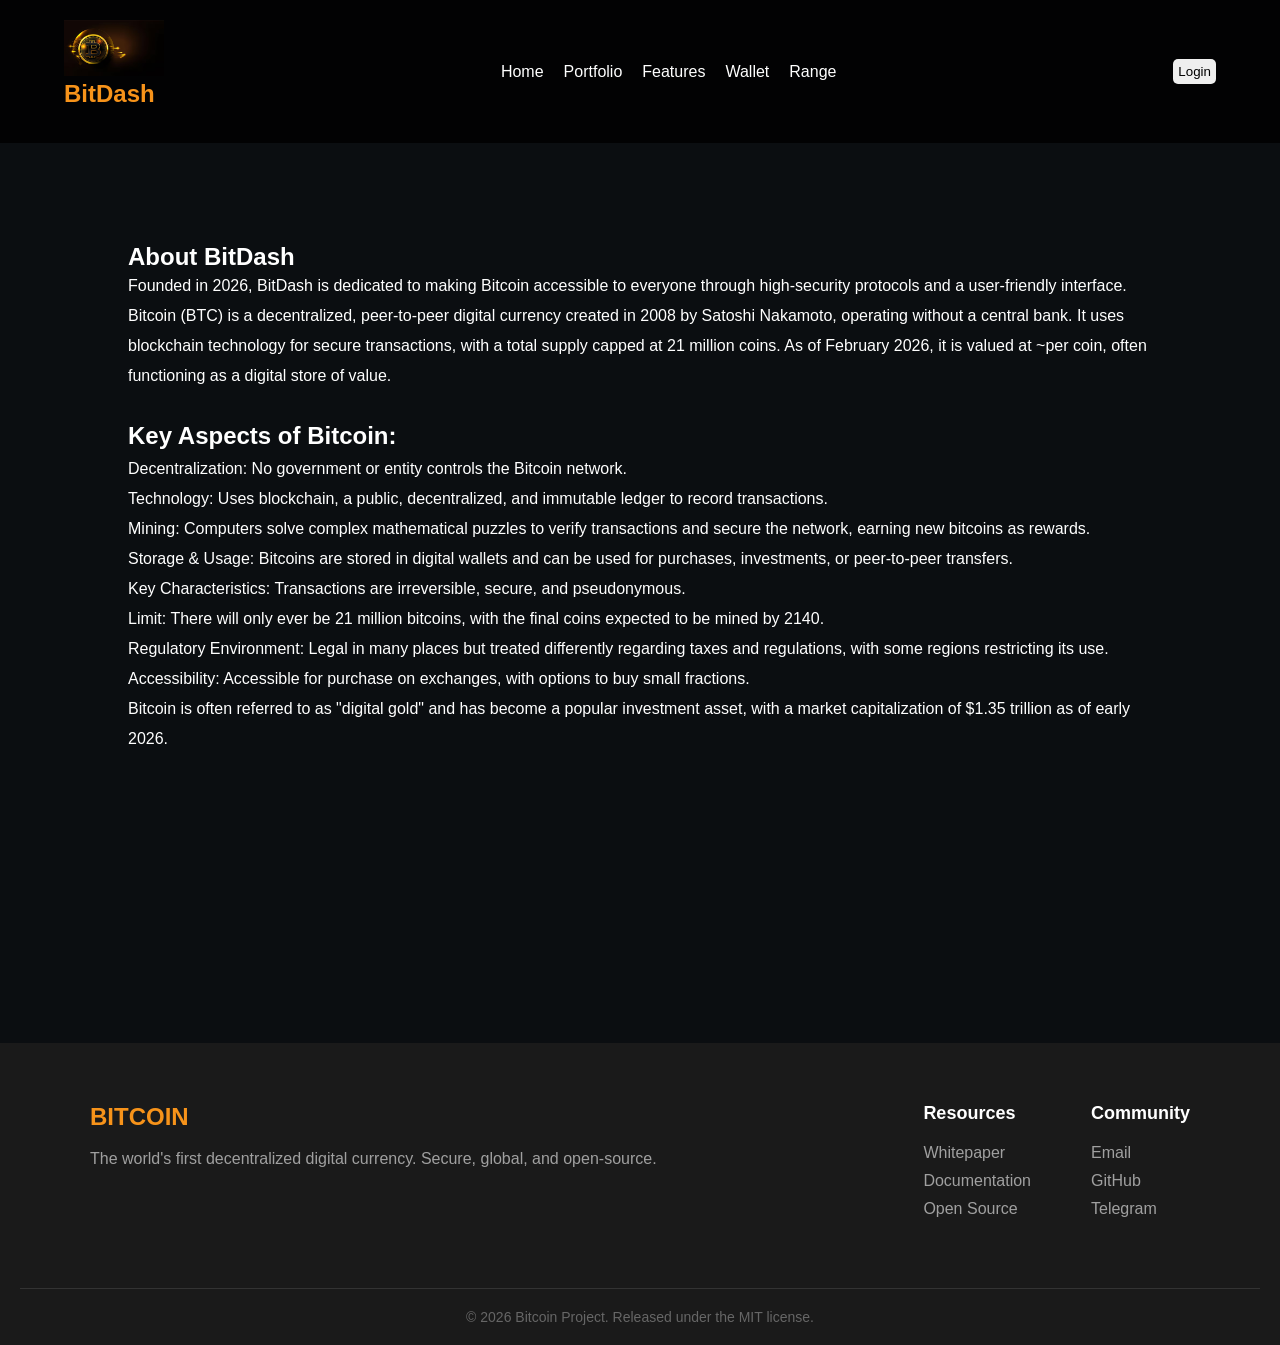
<file: About.html>
<!DOCTYPE html>
<html lang="en">
<head>
    <meta charset="UTF-8">
    <meta name="viewport" content="width=device-width, initial-scale=1.0">
    <title>BitDash | Your Bitcoin Hub</title>
    <link rel="icon" type="image/x-icon" href="images.jpeg">
    <link rel="stylesheet" href="style.css">
</head>
<body>
      <nav>
        <div>
        <div>
          <img src="bitcoin-technology-concept-with-circuit-diagram_1419-2255.avif" alt="bitcoin logo" style="width: 100px;">
          <div class="logo">BitDash</div>
        </div>
      </div>
        <ul class="nav-links">
            <li><a href="http://127.0.0.1:5501/ni/Index.html" onclick="showPage('home')">Home</a></li>
            <li><a href="http://127.0.0.1:5501/FWA/crypto-app/dashboard.html" onclick="showPage('Portfolio')">Portfolio</a></li>
            <li><a href="http://127.0.0.1:5501/FWA/crypto-app/tools.html" onclick="showPage('features')">Features</a></li>
            <li><a href="http://127.0.0.1:5501/ni/Wallet.html" onclick="showPage('wallet')">Wallet</a></li>
            <li><a href="http://127.0.0.1:5501/range.html" onclick="showPage('range')">Range</a></li>
        </ul>
        <div class="auth-buttons">
            <button class="btn-login" onclick="showPage('login')">Login</button>
        </div>
    </nav>

    <section id="about" class="page active">
        <h2>About BitDash</h2>
        <p>Founded in 2026, BitDash is dedicated to making Bitcoin accessible to everyone through high-security protocols and a user-friendly interface.</p>
        <p>Bitcoin (BTC) is a decentralized, peer-to-peer digital currency created in 2008 by Satoshi Nakamoto, operating without a central bank. It uses blockchain technology for secure transactions,
          with a total supply capped at 21 million coins. As of February 2026, it is valued at ~per coin, often functioning as a digital store of value. <br><br>
         <b style="font-size: x-large;">Key Aspects of Bitcoin:</b>  <br>
          Decentralization: No government or entity controls the Bitcoin network. <br>
          Technology: Uses blockchain, a public, decentralized, and immutable ledger to record transactions. <br>
          Mining: Computers solve complex mathematical puzzles to verify transactions and secure the network, earning new bitcoins as rewards. <br>
          Storage & Usage: Bitcoins are stored in digital wallets and can be used for purchases, investments, or peer-to-peer transfers. <br>
          Key Characteristics: Transactions are irreversible, secure, and pseudonymous. <br>
          Limit: There will only ever be 21 million bitcoins, with the final coins expected to be mined by 2140. <br>
          Regulatory Environment: Legal in many places but treated differently regarding taxes and regulations, with some regions restricting its use. <br>
          Accessibility: Accessible for purchase on exchanges, with options to buy small fractions. <br> 
          Bitcoin is often referred to as "digital gold" and has become a popular investment asset, with a market capitalization of $1.35 trillion as of early 2026.
        </p>
      </section>


           <footer class="footer">
  <div class="footer-container">
    <div class="footer-brand">
      <h2 class="logo">BIT<span>COIN</span></h2>
      <p>The world's first decentralized digital currency. Secure, global, and open-source.</p>
    </div>

    <div class="footer-links">
      <div class="link-group">
        <h3>Resources</h3>
        <ul>
          <li><a href="#">Whitepaper</a></li>
          <li><a href="#">Documentation</a></li>
          <li><a href="#">Open Source</a></li>
        </ul>
      </div>
      <div class="link-group">
        <h3>Community</h3>
        <ul>
          <li><a href="mailto:nishanthsampath3007@gmail.com">Email</a></li>
          <li><a href="https://github.com/dashboard">GitHub</a></li>
          <li><a href="https://web.telegram.org/k/">Telegram</a></li>
        </ul>
      </div>
    </div>
  </div>

  <div class="footer-bottom">
    <p>&copy; 2026 Bitcoin Project. Released under the MIT license.</p>
  </div>
</footer>

<script src="script.js"></script>
</body>
</html>
</file>
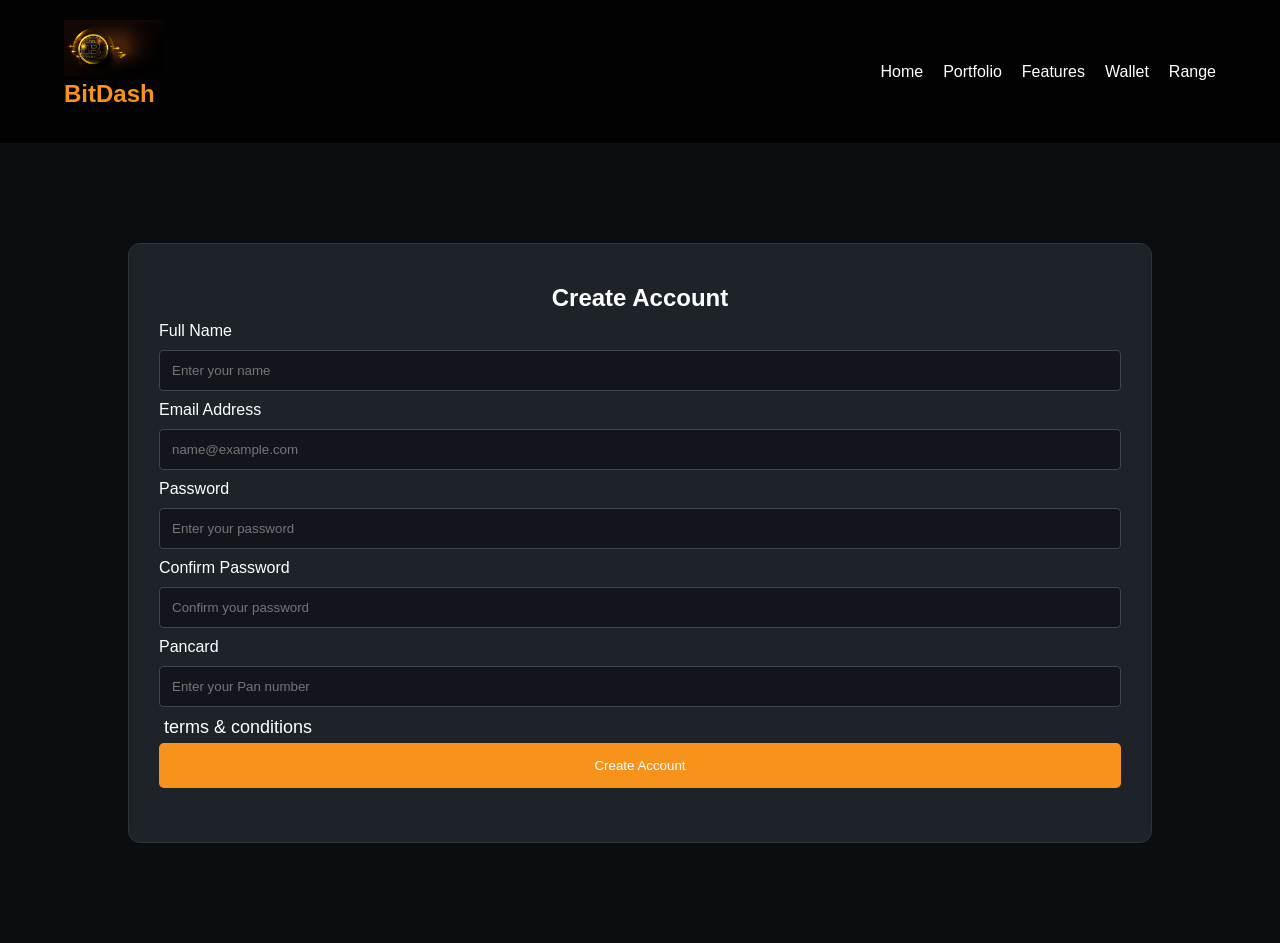
<file: signup.html>
<!DOCTYPE html>
<html lang="en">
<head>
    <meta charset="UTF-8">
    <meta name="viewport" content="width=device-width, initial-scale=1.0">
    <title>Register</title>
    <link rel="stylesheet" href="style.css">

</head>
<body>



      <nav>
      <div>
        <div>
          <img src="bitcoin-technology-concept-with-circuit-diagram_1419-2255.avif" alt="bitcoin logo" style="width: 100px;">
          <div class="logo">BitDash</div>
        </div>
      </div>
        <ul class="nav-links">
            <li><a href="http://127.0.0.1:5501/ni/Index.html" onclick="showPage('home')">Home</a></li>
            <li><a href="http://127.0.0.1:5501/FWA/crypto-app/dashboard.html" onclick="showPage('Portfolio')">Portfolio</a></li>
            <li><a href="http://127.0.0.1:5501/FWA/crypto-app/tools.html" onclick="showPage('features')">Features</a></li>
            <li><a href="http://127.0.0.1:5501/ni/Wallet.html" onclick="showPage('wallet')">Wallet</a></li>
            <li><a href="http://127.0.0.1:5501/range.html" onclick="showPage('range')">Range</a></li>
        </ul>
    </nav>


    <section id="signup" class="page" style="display: block;"> 
        <div class="form-container" style="height: 600px;">
            <h2 style="padding: 10px; text-align: center;">Create Account</h2>
            <form id="registerForm">
                <div class="input-group">
                    <label for="name">Full Name</label>
                    <input type="text" id="name" placeholder="Enter your name" required>
                </div>
                <div class="input-group">
                    <label for="email">Email Address</label>
                    <input type="email" id="email" placeholder="name@example.com" required >
                </div>
                <div class="input-group">
                    <label for="password">Password</label>
                    <input type="password" id="password" placeholder="Enter your password" required>
                </div>
                <div class="input-group">
                    <label for="confirmPassword">Confirm Password</label>
                    <input type="password" id="confirmPassword" placeholder="Confirm your password" required>
                </div>
                <div class="input-group">
                    <label for="pancard">Pancard</label>
                    <input type="text" id="Pancard" placeholder="Enter your Pan number" required>
                </div>
                <div class="input-group">
                    <a href="http://127.0.0.1:5501/ni/terms_and_conditions.html" target="_blank" style="text-decoration: none; color: white; font-size: large; padding:5px;">terms & conditions</a>
                </div>
                <button type="submit" class="btn btn-primary" style="margin-top: 45px; background: var(--primary); color: white; padding: 15px 30px; width: 100%; margin-top: 5px; ">Create Account</button>
            </form>
        </div>
    </section> 

</body>
</html>
</file>
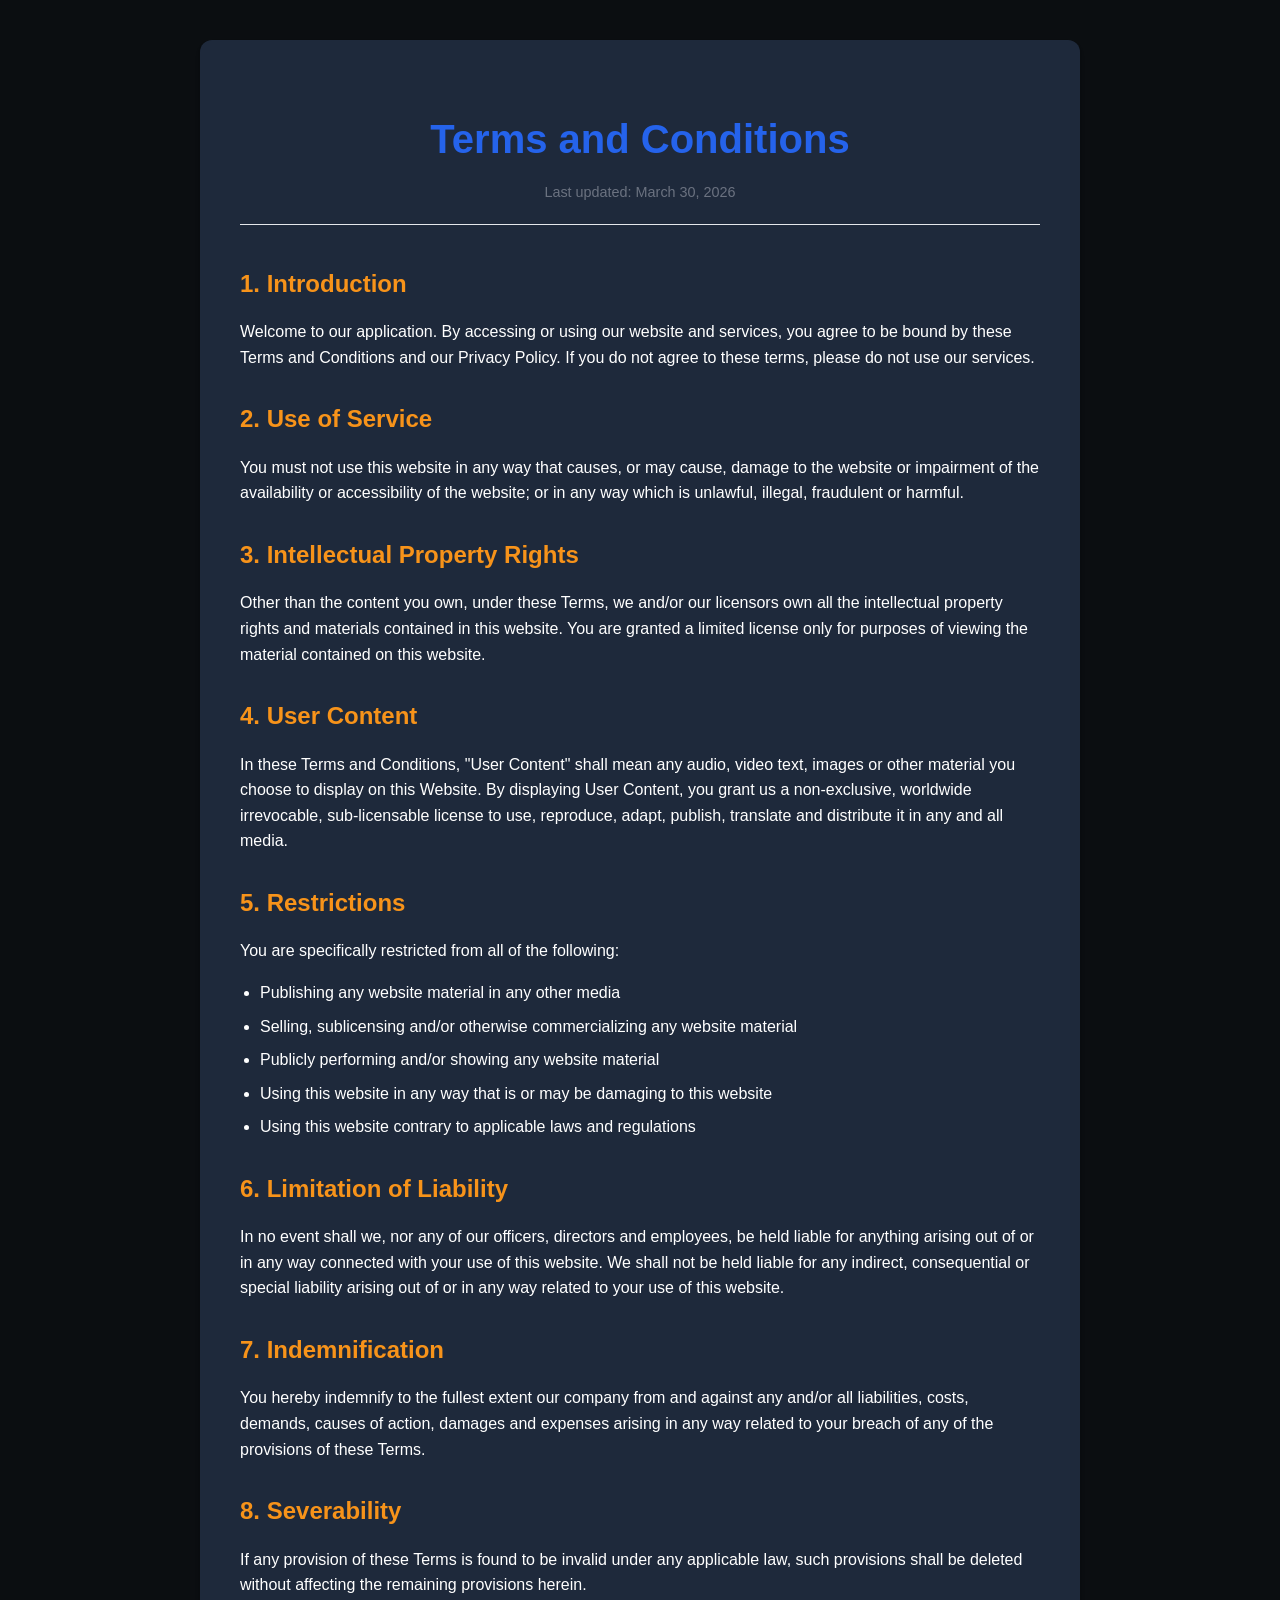
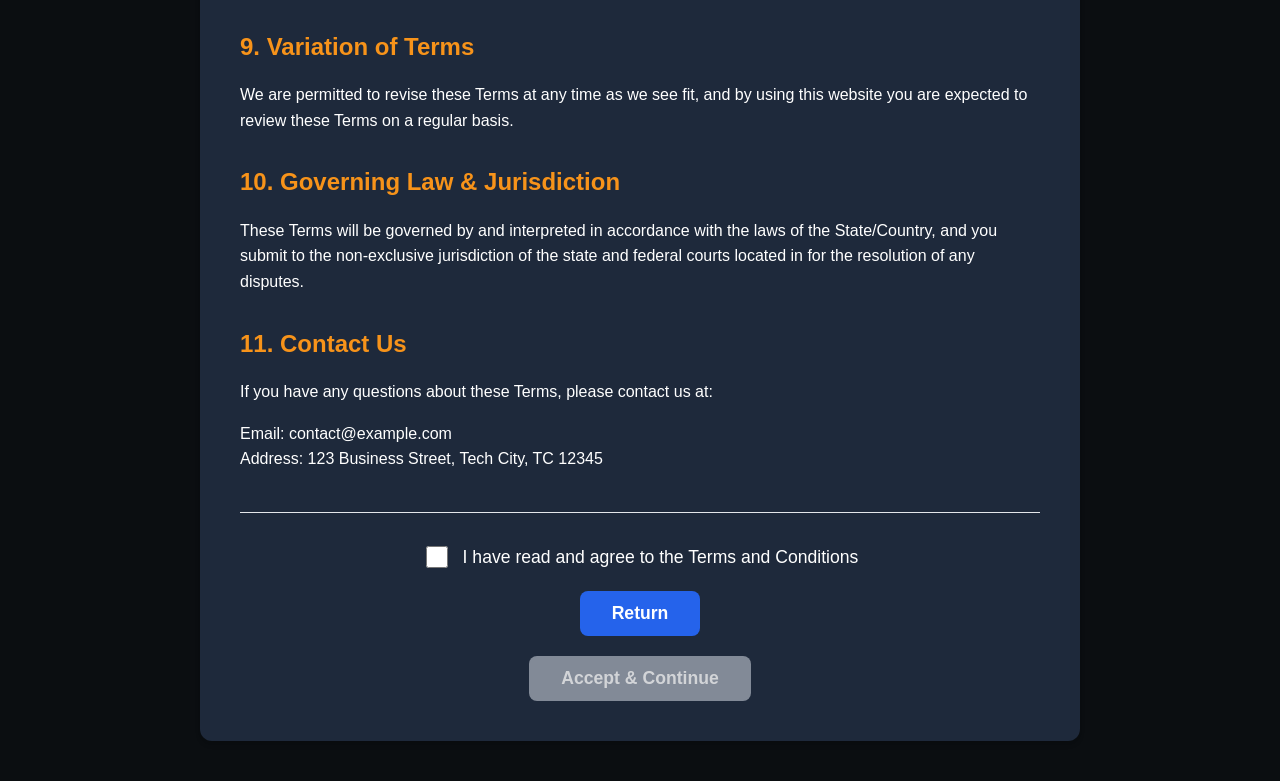
<file: terms_and_conditions.html>
<!DOCTYPE html>
<html lang="en">

<head>
    <meta charset="UTF-8">
    <meta name="viewport" content="width=device-width, initial-scale=1.0">
    <title>Terms and Conditions</title>
    <style>
        :root {
            --primary-color: #2563eb;
            --text-color: #ffffff;
            --bg-color: #0b0e11;
            --content-bg: #1e293b;
            --border-color: #e5e7eb;
        }

        body {
            font-family: 'Inter', -apple-system, BlinkMacSystemFont, 'Segoe UI', Roboto, Oxygen, Ubuntu, Cantarell, 'Open Sans', 'Helvetica Neue', sans-serif;
            line-height: 1.6;
            color: var(--text-color);
            background-color: var(--bg-color);
            margin: 0;
            padding: 0;
        }

        .container {
            max-width: 800px;
            margin: 40px auto;
            padding: 40px;
            background-color: var(--content-bg);
            border-radius: 12px;
            box-shadow: 0 4px 6px -1px rgba(0, 0, 0, 0.1), 0 2px 4px -1px rgba(0, 0, 0, 0.06);
        }

        h1 {
            color: var(--primary-color);
            font-size: 2.5rem;
            margin-bottom: 10px;
            text-align: center;
        }

        .last-updated {
            text-align: center;
            color: #6b7280;
            font-size: 0.9rem;
            margin-bottom: 40px;
            padding-bottom: 20px;
            border-bottom: 1px solid var(--border-color);
        }

        h2 {
            color: #f7931a;
            font-size: 1.5rem;
            margin-top: 30px;
            margin-bottom: 15px;
        }

        p {
            margin-bottom: 15px;
        }

        ul {
            margin-bottom: 15px;
            padding-left: 20px;
        }

        li {
            margin-bottom: 8px;
        }

        a {
            color: var(--primary-color);
            text-decoration: none;
        }

        a:hover {
            text-decoration: underline;
        }

        .agreement-section {
            margin-top: 40px;
            padding-top: 30px;
            border-top: 1px solid var(--border-color);
            display: flex;
            flex-direction: column;
            align-items: center;
            gap: 20px;
        }

        .checkbox-wrapper {
            display: flex;
            align-items: center;
            gap: 12px;
            font-size: 1.1rem;
            cursor: pointer;
            user-select: none;
        }

        .checkbox-wrapper input[type="checkbox"] {
            width: 22px;
            height: 22px;
            cursor: pointer;
            accent-color: var(--primary-color);
        }

        .submit-btn {
            background-color: var(--primary-color);
            color: white;
            border: none;
            padding: 12px 32px;
            font-size: 1.1rem;
            border-radius: 8px;
            cursor: pointer;
            font-weight: 600;
            transition: all 0.2s ease;
        }

        .submit-btn:hover:not(:disabled) {
            background-color: #1d4ed8;
            transform: translateY(-1px);
        }

        .submit-btn:disabled {
            background-color: #9ca3af;
            cursor: not-allowed;
            opacity: 0.8;
        }

        @media (max-width: 768px) {
            .container {
                margin: 20px;
                padding: 20px;
            }

            h1 {
                font-size: 2rem;
            }
        }
    </style>
</head>

<body>
    <div class="container">
        <h1>Terms and Conditions</h1>
        <div class="last-updated">Last updated: March 30, 2026</div>

        <h2>1. Introduction</h2>
        <p>Welcome to our application. By accessing or using our website and services, you agree to be bound by these
            Terms and Conditions and our Privacy Policy. If you do not agree to these terms, please do not use our
            services.</p>

        <h2>2. Use of Service</h2>
        <p>You must not use this website in any way that causes, or may cause, damage to the website or impairment of
            the availability or accessibility of the website; or in any way which is unlawful, illegal, fraudulent or
            harmful.</p>

        <h2>3. Intellectual Property Rights</h2>
        <p>Other than the content you own, under these Terms, we and/or our licensors own all the intellectual property
            rights and materials contained in this website. You are granted a limited license only for purposes of
            viewing the material contained on this website.</p>

        <h2>4. User Content</h2>
        <p>In these Terms and Conditions, "User Content" shall mean any audio, video text, images or other material you
            choose to display on this Website. By displaying User Content, you grant us a non-exclusive, worldwide
            irrevocable, sub-licensable license to use, reproduce, adapt, publish, translate and distribute it in any
            and all media.</p>

        <h2>5. Restrictions</h2>
        <p>You are specifically restricted from all of the following:</p>
        <ul>
            <li>Publishing any website material in any other media</li>
            <li>Selling, sublicensing and/or otherwise commercializing any website material</li>
            <li>Publicly performing and/or showing any website material</li>
            <li>Using this website in any way that is or may be damaging to this website</li>
            <li>Using this website contrary to applicable laws and regulations</li>
        </ul>

        <h2>6. Limitation of Liability</h2>
        <p>In no event shall we, nor any of our officers, directors and employees, be held liable for anything arising
            out of or in any way connected with your use of this website. We shall not be held liable for any indirect,
            consequential or special liability arising out of or in any way related to your use of this website.</p>

        <h2>7. Indemnification</h2>
        <p>You hereby indemnify to the fullest extent our company from and against any and/or all liabilities, costs,
            demands, causes of action, damages and expenses arising in any way related to your breach of any of the
            provisions of these Terms.</p>

        <h2>8. Severability</h2>
        <p>If any provision of these Terms is found to be invalid under any applicable law, such provisions shall be
            deleted without affecting the remaining provisions herein.</p>

        <h2>9. Variation of Terms</h2>
        <p>We are permitted to revise these Terms at any time as we see fit, and by using this website you are expected
            to review these Terms on a regular basis.</p>

        <h2>10. Governing Law & Jurisdiction</h2>
        <p>These Terms will be governed by and interpreted in accordance with the laws of the State/Country, and you
            submit to the non-exclusive jurisdiction of the state and federal courts located in for the resolution of
            any disputes.</p>

        <h2>11. Contact Us</h2>
        <p>If you have any questions about these Terms, please contact us at:</p>
        <p>Email: contact@example.com<br>
            Address: 123 Business Street, Tech City, TC 12345</p>

        <div class="agreement-section">
            <label class="checkbox-wrapper">
                <input type="checkbox" id="agree-checkbox"
                    onchange="document.getElementById('submit-btn').disabled = !this.checked">
                I have read and agree to the Terms and Conditions
            </label>
            <button type="button" class="submit-btn" onclick="window.location.href='http://127.0.0.1:5501/ni/signup.html'">Return</button>
            <button type="button" id="submit-btn" class="submit-btn" disabled
                onclick="alert('Thank you for agreeing to the Terms and Conditions!') ">Accept & Continue</button>
        </div>
    </div>
</body>

</html>
</file>
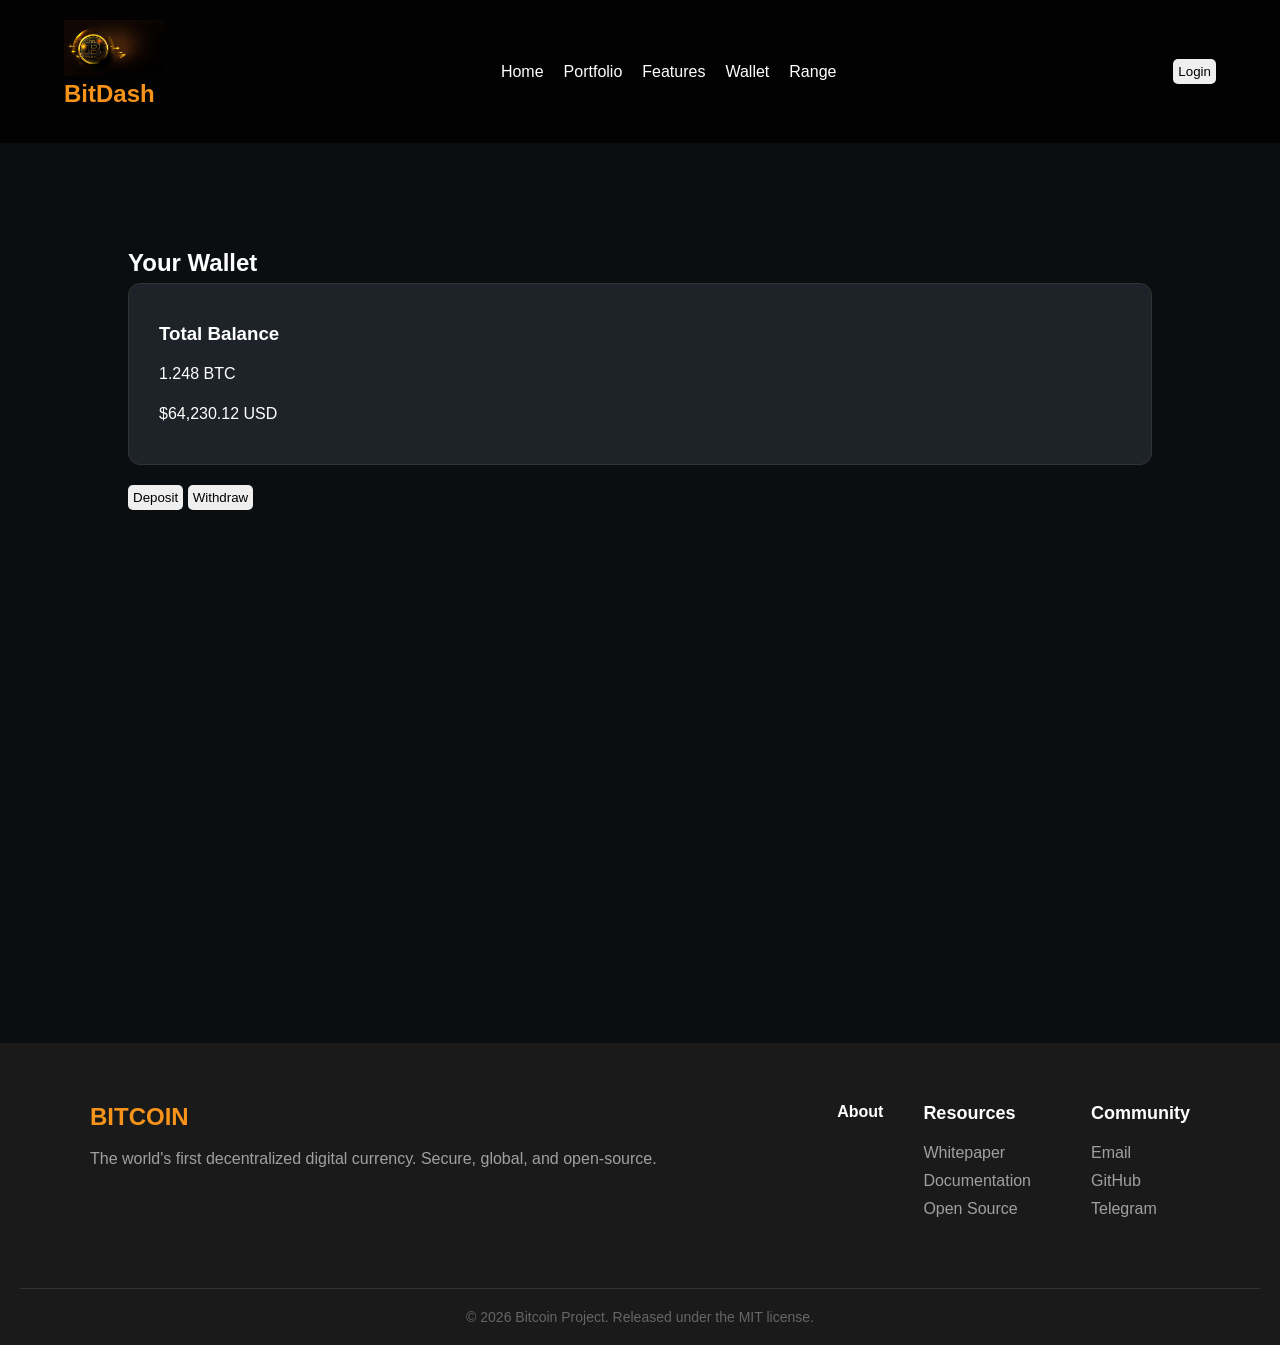
<file: Wallet.html>
<!DOCTYPE html>
<html lang="en">
<head>
    <meta charset="UTF-8">
    <meta name="viewport" content="width=device-width, initial-scale=1.0">
    <title>BitDash | Your Bitcoin Hub</title>
    <link rel="icon" type="image/x-icon" href="images.jpeg">
    <link rel="stylesheet" href="style.css">
</head>
<body>
      <nav>
        <div>
        <div>
          <img src="bitcoin-technology-concept-with-circuit-diagram_1419-2255.avif" alt="bitcoin logo" style="width: 100px;">
          <div class="logo">BitDash</div>
        </div>
      </div>
        <ul class="nav-links">
            <li><a href="http://127.0.0.1:5501/ni/Index.html" onclick="showPage('home')">Home</a></li>
            <li><a href="http://127.0.0.1:5501/FWA/crypto-app/dashboard.html" onclick="showPage('Portfolio')">Portfolio</a></li>
            <li><a href="http://127.0.0.1:5501/FWA/crypto-app/tools.html" onclick="showPage('features')">Features</a></li>
            <li><a href="http://127.0.0.1:5500/ni/Wallet.html#" onclick="showPage('wallet')">Wallet</a></li>
            <li><a href="http://127.0.0.1:5501/range.html" onclick="showPage('range')">Range</a></li>
        </ul>
        <div class="auth-buttons">
            <button class="btn-login" onclick="showPage('login')">Login</button>
        </div>
    </nav>

        <section id="wallet" class="page active" style="line-height: 40px;">
        <h2>Your Wallet</h2>
        <div class="wallet-container">
            <div class="balance-card">
                <h3>Total Balance</h3>
                <p class="btc-amount">1.248 BTC</p>
                <p class="usd-amount">$64,230.12 USD</p>
            </div>
            <div class="actions">
                <button class="btn-action" style="margin-top: 20px;">Deposit</button>
                <button class="btn-action" style="margin-top: 20px;">Withdraw</button>
            </div>
        </div>
    </section>



           <footer class="footer">
  <div class="footer-container">
    <div class="footer-brand">
      <h2 class="logo">BIT<span>COIN</span></h2>
      <p>The world's first decentralized digital currency. Secure, global, and open-source.</p>
    </div>

    <div id="about">
    <a href="http://127.0.0.1:5501/ni/About.html" onclick="showPage('about')">About</a>

   </div>

    <div class="footer-links">
      <div class="link-group">
        <h3>Resources</h3>
        <ul>
          <li><a href="#">Whitepaper</a></li>
          <li><a href="#">Documentation</a></li>
          <li><a href="#">Open Source</a></li>
        </ul>
      </div>
      <div class="link-group">
        <h3>Community</h3>
        <ul>
          <li><a href="mailto:nishanthsampath3007@gmail.com">Email</a></li>
          <li><a href="https://github.com/dashboard">GitHub</a></li>
          <li><a href="https://web.telegram.org/k/">Telegram</a></li>
        </ul>
      </div>
    </div>
  </div>

  <div class="footer-bottom">
    <p>&copy; 2026 Bitcoin Project. Released under the MIT license.</p>
  </div>
</footer>

<script src="script.js"></script>
</body>
</html>
</file>
<file: style.css>
:root {
    --primary: #f7931a; /* Bitcoin Orange */
    --bg: #0b0e11;
    --card-bg: #1e2329;
    --text: #ffffff;
    --text-dim: #848e9c;
}


body {
    font-family: 'Segoe UI', sans-serif;
    background-color: var(--bg);
    color: var(--text);
    margin: 0;
    overflow-x: hidden;
    height: 200px;
}

/* Navigation */
nav {
    display: flex;
    justify-content: space-between;
    align-items: center;
    padding: 20px 5%;
    background: rgba(0,0,0,0.8);
    position: sticky;
    top: 0;
}

.logo { font-size: 1.5rem; font-weight: bold; color: var(--primary); }
.nav-links { list-style: none; display: flex; gap: 20px; }
.nav-links a { text-decoration: none; color: var(--text); transition: 0.3s; }
.nav-links a:hover { color: var(--primary); }

/* Page Logic */
.page {
    display: none;
    padding: 100px 10%;
    min-height: 80vh;
    animation: fadeIn 0.5s ease;
}

.page.active { display: block; }

@keyframes fadeIn {
    from { opacity: 0; transform: translateY(10px); }
    to { opacity: 1; transform: translateY(0); }
}

/* Hero Section */
.hero { text-align: center; margin-top: 50px; }
.hero h1 { font-size: 3.5rem; }
.highlight { color: var(--primary); }

/* Cards & Forms */
.card, .form-container, .balance-card {
    background: var(--card-bg);
    padding: 30px;
    border-radius: 12px;
    border: 1px solid #333;
}

.feature-grid {
    display: grid;
    grid-template-columns: repeat(auto-fit, minmax(250px, 1fr));
    gap: 20px;
}


#about p{
  line-height: 30px;
}

input {
    width: 100%;
    padding: 12px;
    margin: 10px 0;
    background: #12161c;
    border: 1px solid #444;
    color: white;
    border-radius: 4px;
}

button {
    cursor: pointer;
    border: none;
    border-radius: 5px;
    transition: 0.3s;
    padding: 5px;
}

#about a { text-decoration: none; color: var(--text); transition: 0.3s; font-weight: 600; }
#about a:hover { color: var(--primary); }

.btn-main { background: var(--primary); color: white; padding: 15px 30px; width: 100%; margin-top: 5px; }
.btn-main:hover { background: #e8820e; }







/* footer */


/* General Reset */
* {
  margin: 0;
  padding: 0;
  box-sizing: border-box;
  font-family: 'Inter', sans-serif;
}

.footer {
  background-color: #1a1a1a;
  color: #ffffff;
  padding: 60px 20px 20px;
  margin-top: 180px;
}

.footer-container {
  max-width: 1100px;
  margin: 0 auto;
  display: flex;
  flex-wrap: wrap;
  justify-content: space-between;
  gap: 40px;
}

.footer-brand {
  flex: 1;
  min-width: 250px;
}

.logo {
  font-size: 24px;
  margin-bottom: 15px;
}

.logo span {
  color: #f7931a; /* Bitcoin Orange */
}

.footer-brand p {
  color: #a0a0a0;
  line-height: 1.6;
}

.footer-links {
  display: flex;
  gap: 60px;
}

.link-group h3 {
  margin-bottom: 20px;
  font-size: 18px;
}

.link-group ul {
  list-style: none;
}

.link-group ul li {
  margin-bottom: 10px;
}

.link-group a {
  text-decoration: none;
  color: #a0a0a0;
  transition: color 0.3s;
}

.link-group a:hover {
  color: #f7931a;
}

.footer-bottom {
  text-align: center;
  margin-top: 60px;
  padding-top: 20px;
  border-top: 1px solid #333;
  color: #666;
  font-size: 14px;
}

/* Responsive for Mobile */
@media (max-width: 600px) {
  .footer-links {
    flex-direction: column;
    gap: 30px;
  }
}
</file>
